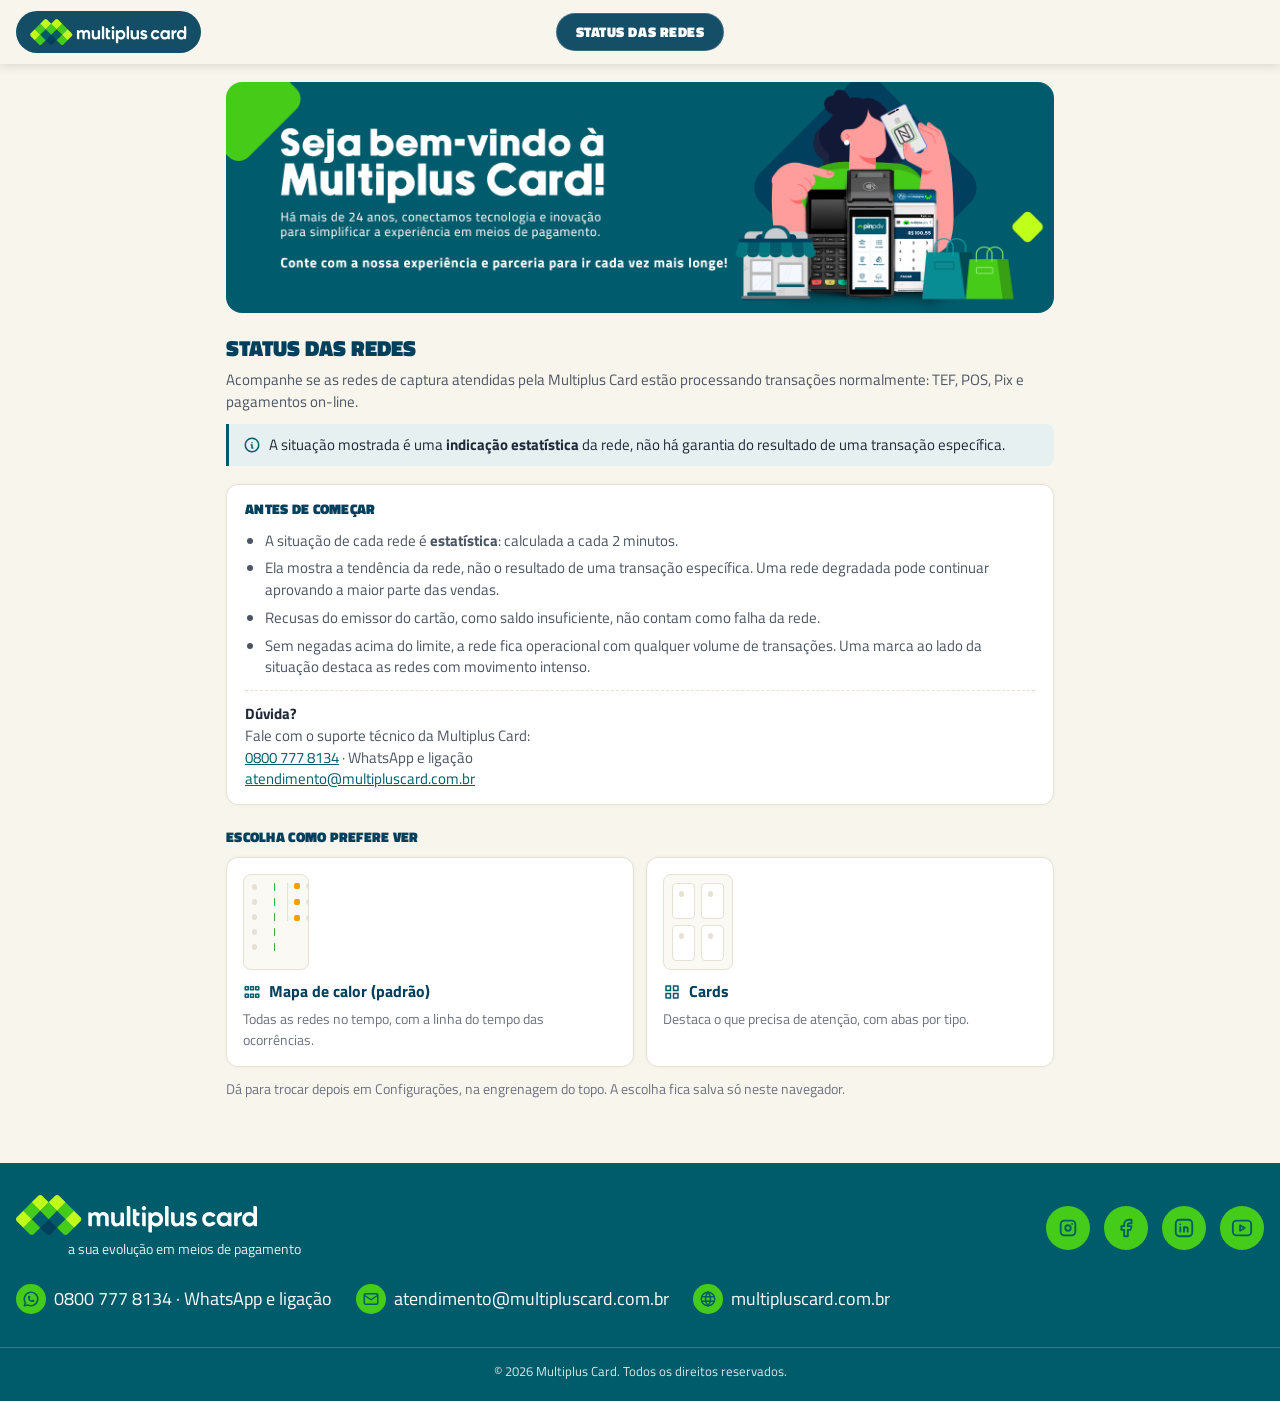
<file: index.html>
<!doctype html>
<html lang="pt-BR">
<head>
    <meta charset="utf-8">
    <!-- Google tag (gtag.js) -->
    <script async src="https://www.googletagmanager.com/gtag/js?id=G-RM7C435J7C"></script>
    <script>
        window.dataLayer = window.dataLayer || [];
        function gtag(){dataLayer.push(arguments);}
        gtag('js', new Date());
        gtag('config', 'G-RM7C435J7C');
    </script>
    <!-- Meta Pixel Code -->
    <script>
        !function(f,b,e,v,n,t,s)
        {if(f.fbq)return;n=f.fbq=function(){n.callMethod?
        n.callMethod.apply(n,arguments):n.queue.push(arguments)};
        if(!f._fbq)f._fbq=n;n.push=n;n.loaded=!0;n.version='2.0';
        n.queue=[];t=b.createElement(e);t.async=!0;
        t.src=v;s=b.getElementsByTagName(e)[0];
        s.parentNode.insertBefore(t,s)}(window, document,'script',
        'https://connect.facebook.net/en_US/fbevents.js');
        fbq('init', '1168477678339619');
        fbq('track', 'PageView');
    </script>
    <noscript><img height="1" width="1" style="display:none"
        src="https://www.facebook.com/tr?id=1168477678339619&ev=PageView&noscript=1"
    /></noscript>
    <!-- End Meta Pixel Code -->
    <meta name="viewport" content="width=device-width, initial-scale=1">
    <title>Status Multiplus Card</title>
    <meta name="description" content="Situação das redes de captura atendidas pela Multiplus Card.">
    <link rel="stylesheet" href="estilo.css">
</head>
<body class="com-chamada">
    <header class="faixa-marca">
        <div class="topo">
            <img class="logo" src="assets/img/logo.svg" alt="Multiplus Card">
            <div class="menu">
                <span class="nome">Status das redes</span>
                <button type="button" data-ajuda-botao></button>
            </div>
            <div class="direita">
                <span class="atualizacao" id="atualizacao" aria-live="polite"></span>
                <button class="botao botao-icone" data-atualizar-botao aria-label="Atualizar agora" title="Atualizar agora"></button>
                <button class="botao botao-icone" data-tema-botao></button>
                <a class="botao botao-icone" href="configuracao.html" data-config-botao aria-label="Configurações" title="Configurações"></a>
            </div>
        </div>
    </header>

    <!-- Chamada do topo (campanha): a arte inteira, com o texto, vem da imagem. Para trocar, substitua
         assets/anuncios/chamada-*.png (uma por faixa de tela, tamanhos no estilo.css, bloco "Chamada")
         e, se mudar o destino, o link e o aria-label aqui. -->
    <a class="chamada" href="https://www.multipluscard.com.br/" target="_blank" rel="noopener" aria-label="Conheça as soluções da Multiplus Card"></a>

    <main>
        <!-- Banner lateral: para trocar, substitua a imagem em assets/anuncios/ e o link. -->
        <div class="com-lateral">
            <div class="conteudo">
                <div id="aviso"></div>
                <div id="vista"></div>
            </div>
            <div class="coluna-anuncio" data-anuncio-lateral></div>
        </div>
        <template id="modelo-anuncio-lateral">
            <aside class="anuncio-lateral" aria-label="Publicidade">
                <a class="anuncio" href="https://www.multipluscard.com.br/" target="_blank" rel="noopener">
                    <img src="assets/anuncios/lateral.png" width="300" height="600" alt="Conheça as soluções da Multiplus Card">
                </a>
            </aside>
        </template>
    </main>

    <p class="nota-pagina">Verificação a cada 2 minutos a partir das transações processadas pela Multiplus Card.</p>

    <!-- Rodapé institucional: mesmo bloco no index.html, configuracao.html e inicio.html. Ao mudar link ou
         contato, mude nos três. Ícones no traço Tabler (MIT). -->
    <footer class="rodape-marca">
        <div class="rodape-marca-conteudo">
            <a class="rodape-logo" href="https://www.multipluscard.com.br/" target="_blank" rel="noopener">
                <img src="assets/img/logo.svg" width="218" height="36" alt="Multiplus Card">
                <span>a sua evolução em meios de pagamento</span>
            </a>
            <nav class="rodape-redes" aria-label="Redes sociais da Multiplus Card">
                <a href="https://www.instagram.com/multipluscardbrasil" target="_blank" rel="noopener" aria-label="Instagram" title="Instagram"><svg viewBox="0 0 24 24" width="22" height="22" fill="none" stroke="currentColor" stroke-width="2" stroke-linecap="round" stroke-linejoin="round" aria-hidden="true"><path d="M4 8a4 4 0 0 1 4 -4h8a4 4 0 0 1 4 4v8a4 4 0 0 1 -4 4h-8a4 4 0 0 1 -4 -4z"/><path d="M9 12a3 3 0 1 0 6 0a3 3 0 0 0 -6 0"/><path d="M16.5 7.5v.01"/></svg></a>
                <a href="https://www.facebook.com/MultiplusCardBrasil" target="_blank" rel="noopener" aria-label="Facebook" title="Facebook"><svg viewBox="0 0 24 24" width="22" height="22" fill="none" stroke="currentColor" stroke-width="2" stroke-linecap="round" stroke-linejoin="round" aria-hidden="true"><path d="M7 10v4h3v7h4v-7h3l1 -4h-4v-2a1 1 0 0 1 1 -1h3v-4h-3a5 5 0 0 0 -5 5v2h-3"/></svg></a>
                <a href="https://www.linkedin.com/company/multipluscardbrasil/" target="_blank" rel="noopener" aria-label="LinkedIn" title="LinkedIn"><svg viewBox="0 0 24 24" width="22" height="22" fill="none" stroke="currentColor" stroke-width="2" stroke-linecap="round" stroke-linejoin="round" aria-hidden="true"><path d="M8 11v5"/><path d="M8 8v.01"/><path d="M12 16v-5"/><path d="M16 16v-3a2 2 0 1 0 -4 0"/><path d="M3 7a4 4 0 0 1 4 -4h10a4 4 0 0 1 4 4v10a4 4 0 0 1 -4 4h-10a4 4 0 0 1 -4 -4z"/></svg></a>
                <a href="https://www.youtube.com/channel/UC6qUsYbWr3xnR7-C6k6Gfqw" target="_blank" rel="noopener" aria-label="YouTube" title="YouTube"><svg viewBox="0 0 24 24" width="22" height="22" fill="none" stroke="currentColor" stroke-width="2" stroke-linecap="round" stroke-linejoin="round" aria-hidden="true"><path d="M2 8a4 4 0 0 1 4 -4h12a4 4 0 0 1 4 4v8a4 4 0 0 1 -4 4h-12a4 4 0 0 1 -4 -4v-8z"/><path d="M10 9l5 3l-5 3z"/></svg></a>
            </nav>
            <ul class="rodape-contatos" aria-label="Contatos">
                <li><a href="tel:08007778134" aria-label="0800 777 8134, WhatsApp e ligação"><span class="rodape-icone"><svg viewBox="0 0 24 24" width="18" height="18" fill="none" stroke="currentColor" stroke-width="2" stroke-linecap="round" stroke-linejoin="round" aria-hidden="true"><path d="M3 21l1.65 -3.8a9 9 0 1 1 3.4 2.9l-5.05 .9"/><path d="M9 10a.5 .5 0 0 0 1 0v-1a.5 .5 0 0 0 -1 0v1a5 5 0 0 0 5 5h1a.5 .5 0 0 0 0 -1h-1a.5 .5 0 0 0 0 1"/></svg></span>0800 777 8134 · WhatsApp e ligação</a></li>
                <li><a href="mailto:atendimento@multipluscard.com.br"><span class="rodape-icone"><svg viewBox="0 0 24 24" width="18" height="18" fill="none" stroke="currentColor" stroke-width="2" stroke-linecap="round" stroke-linejoin="round" aria-hidden="true"><path d="M3 7a2 2 0 0 1 2 -2h14a2 2 0 0 1 2 2v10a2 2 0 0 1 -2 2h-14a2 2 0 0 1 -2 -2v-10z"/><path d="M3 7l9 6l9 -6"/></svg></span>atendimento@multipluscard.com.br</a></li>
                <li><a href="https://www.multipluscard.com.br/" target="_blank" rel="noopener"><span class="rodape-icone"><svg viewBox="0 0 24 24" width="18" height="18" fill="none" stroke="currentColor" stroke-width="2" stroke-linecap="round" stroke-linejoin="round" aria-hidden="true"><path d="M3 12a9 9 0 1 0 18 0a9 9 0 0 0 -18 0"/><path d="M3.6 9h16.8"/><path d="M3.6 15h16.8"/><path d="M11.5 3a17 17 0 0 0 0 18"/><path d="M12.5 3a17 17 0 0 1 0 18"/></svg></span>multipluscard.com.br</a></li>
            </ul>
        </div>
        <p class="rodape-copy">© <span data-ano>2026</span> Multiplus Card. Todos os direitos reservados.</p>
    </footer>

    <script src="config.js"></script>
    <script src="comum.js"></script>
    <script src="vistas.js"></script>
    <script src="app.js"></script>
</body>
</html>
</file>
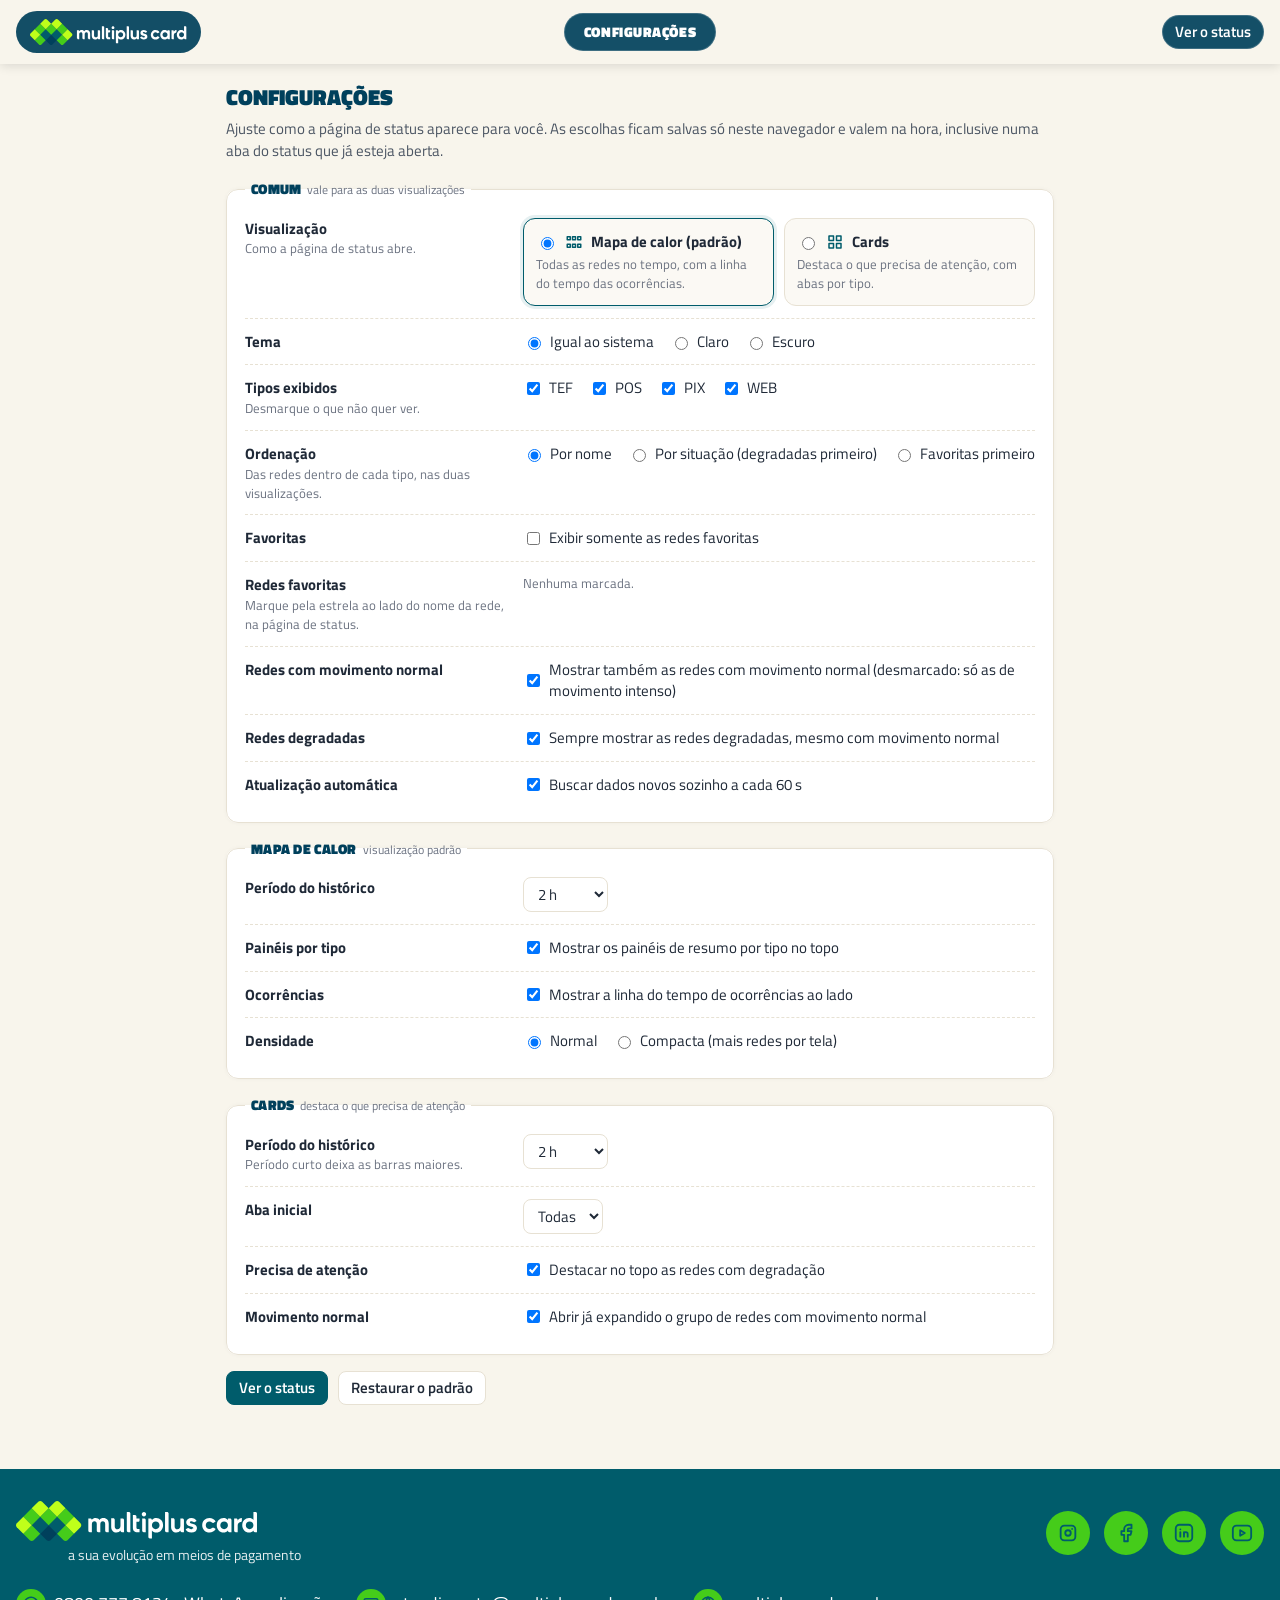
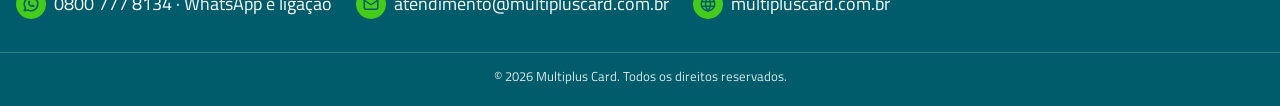
<file: configuracao.html>
<!doctype html>
<html lang="pt-BR">
<head>
    <meta charset="utf-8">
    <!-- Google tag (gtag.js) -->
    <script async src="https://www.googletagmanager.com/gtag/js?id=G-RM7C435J7C"></script>
    <script>
        window.dataLayer = window.dataLayer || [];
        function gtag(){dataLayer.push(arguments);}
        gtag('js', new Date());
        gtag('config', 'G-RM7C435J7C');
    </script>
    <!-- Meta Pixel Code -->
    <script>
        !function(f,b,e,v,n,t,s)
        {if(f.fbq)return;n=f.fbq=function(){n.callMethod?
        n.callMethod.apply(n,arguments):n.queue.push(arguments)};
        if(!f._fbq)f._fbq=n;n.push=n;n.loaded=!0;n.version='2.0';
        n.queue=[];t=b.createElement(e);t.async=!0;
        t.src=v;s=b.getElementsByTagName(e)[0];
        s.parentNode.insertBefore(t,s)}(window, document,'script',
        'https://connect.facebook.net/en_US/fbevents.js');
        fbq('init', '1168477678339619');
        fbq('track', 'PageView');
    </script>
    <noscript><img height="1" width="1" style="display:none"
        src="https://www.facebook.com/tr?id=1168477678339619&ev=PageView&noscript=1"
    /></noscript>
    <!-- End Meta Pixel Code -->
    <meta name="viewport" content="width=device-width, initial-scale=1">
    <title>Configurações · Status Multiplus Card</title>
    <meta name="description" content="Preferências de exibição da página de status, salvas neste navegador.">
    <link rel="stylesheet" href="estilo.css">
</head>
<body>
    <header class="faixa-marca">
        <div class="topo">
            <a href="index.html"><img class="logo" src="assets/img/logo.svg" alt="Multiplus Card — voltar ao status"></a>
            <div class="menu">
                <span class="nome">Configurações</span>
            </div>
            <div class="direita">
                <a class="botao" href="index.html">Ver o status</a>
            </div>
        </div>
    </header>

    <main class="config">
        <h1>Configurações</h1>
        <p class="sub">Ajuste como a página de status aparece para você. As escolhas ficam salvas só neste navegador e valem na hora, inclusive numa aba do status que já esteja aberta.</p>
        <form id="formulario" novalidate></form>
        <div class="rodape">
            <a class="botao botao-primario" href="index.html">Ver o status</a>
            <button class="botao" type="button" id="restaurar">Restaurar o padrão</button>
            <span class="salvo" id="salvo" role="status" aria-live="polite"></span>
        </div>
    </main>

    <!-- Rodapé institucional: mesmo bloco no index.html, configuracao.html e inicio.html. Ao mudar link ou
         contato, mude nos três. Ícones no traço Tabler (MIT). -->
    <footer class="rodape-marca">
        <div class="rodape-marca-conteudo">
            <a class="rodape-logo" href="https://www.multipluscard.com.br/" target="_blank" rel="noopener">
                <img src="assets/img/logo.svg" width="218" height="36" alt="Multiplus Card">
                <span>a sua evolução em meios de pagamento</span>
            </a>
            <nav class="rodape-redes" aria-label="Redes sociais da Multiplus Card">
                <a href="https://www.instagram.com/multipluscardbrasil" target="_blank" rel="noopener" aria-label="Instagram" title="Instagram"><svg viewBox="0 0 24 24" width="22" height="22" fill="none" stroke="currentColor" stroke-width="2" stroke-linecap="round" stroke-linejoin="round" aria-hidden="true"><path d="M4 8a4 4 0 0 1 4 -4h8a4 4 0 0 1 4 4v8a4 4 0 0 1 -4 4h-8a4 4 0 0 1 -4 -4z"/><path d="M9 12a3 3 0 1 0 6 0a3 3 0 0 0 -6 0"/><path d="M16.5 7.5v.01"/></svg></a>
                <a href="https://www.facebook.com/MultiplusCardBrasil" target="_blank" rel="noopener" aria-label="Facebook" title="Facebook"><svg viewBox="0 0 24 24" width="22" height="22" fill="none" stroke="currentColor" stroke-width="2" stroke-linecap="round" stroke-linejoin="round" aria-hidden="true"><path d="M7 10v4h3v7h4v-7h3l1 -4h-4v-2a1 1 0 0 1 1 -1h3v-4h-3a5 5 0 0 0 -5 5v2h-3"/></svg></a>
                <a href="https://www.linkedin.com/company/multipluscardbrasil/" target="_blank" rel="noopener" aria-label="LinkedIn" title="LinkedIn"><svg viewBox="0 0 24 24" width="22" height="22" fill="none" stroke="currentColor" stroke-width="2" stroke-linecap="round" stroke-linejoin="round" aria-hidden="true"><path d="M8 11v5"/><path d="M8 8v.01"/><path d="M12 16v-5"/><path d="M16 16v-3a2 2 0 1 0 -4 0"/><path d="M3 7a4 4 0 0 1 4 -4h10a4 4 0 0 1 4 4v10a4 4 0 0 1 -4 4h-10a4 4 0 0 1 -4 -4z"/></svg></a>
                <a href="https://www.youtube.com/channel/UC6qUsYbWr3xnR7-C6k6Gfqw" target="_blank" rel="noopener" aria-label="YouTube" title="YouTube"><svg viewBox="0 0 24 24" width="22" height="22" fill="none" stroke="currentColor" stroke-width="2" stroke-linecap="round" stroke-linejoin="round" aria-hidden="true"><path d="M2 8a4 4 0 0 1 4 -4h12a4 4 0 0 1 4 4v8a4 4 0 0 1 -4 4h-12a4 4 0 0 1 -4 -4v-8z"/><path d="M10 9l5 3l-5 3z"/></svg></a>
            </nav>
            <ul class="rodape-contatos" aria-label="Contatos">
                <li><a href="tel:08007778134" aria-label="0800 777 8134, WhatsApp e ligação"><span class="rodape-icone"><svg viewBox="0 0 24 24" width="18" height="18" fill="none" stroke="currentColor" stroke-width="2" stroke-linecap="round" stroke-linejoin="round" aria-hidden="true"><path d="M3 21l1.65 -3.8a9 9 0 1 1 3.4 2.9l-5.05 .9"/><path d="M9 10a.5 .5 0 0 0 1 0v-1a.5 .5 0 0 0 -1 0v1a5 5 0 0 0 5 5h1a.5 .5 0 0 0 0 -1h-1a.5 .5 0 0 0 0 1"/></svg></span>0800 777 8134 · WhatsApp e ligação</a></li>
                <li><a href="mailto:atendimento@multipluscard.com.br"><span class="rodape-icone"><svg viewBox="0 0 24 24" width="18" height="18" fill="none" stroke="currentColor" stroke-width="2" stroke-linecap="round" stroke-linejoin="round" aria-hidden="true"><path d="M3 7a2 2 0 0 1 2 -2h14a2 2 0 0 1 2 2v10a2 2 0 0 1 -2 2h-14a2 2 0 0 1 -2 -2v-10z"/><path d="M3 7l9 6l9 -6"/></svg></span>atendimento@multipluscard.com.br</a></li>
                <li><a href="https://www.multipluscard.com.br/" target="_blank" rel="noopener"><span class="rodape-icone"><svg viewBox="0 0 24 24" width="18" height="18" fill="none" stroke="currentColor" stroke-width="2" stroke-linecap="round" stroke-linejoin="round" aria-hidden="true"><path d="M3 12a9 9 0 1 0 18 0a9 9 0 0 0 -18 0"/><path d="M3.6 9h16.8"/><path d="M3.6 15h16.8"/><path d="M11.5 3a17 17 0 0 0 0 18"/><path d="M12.5 3a17 17 0 0 1 0 18"/></svg></span>multipluscard.com.br</a></li>
            </ul>
        </div>
        <p class="rodape-copy">© <span data-ano>2026</span> Multiplus Card. Todos os direitos reservados.</p>
    </footer>

    <script src="config.js"></script>
    <script src="comum.js"></script>
    <script src="configuracao.js"></script>
</body>
</html>
</file>
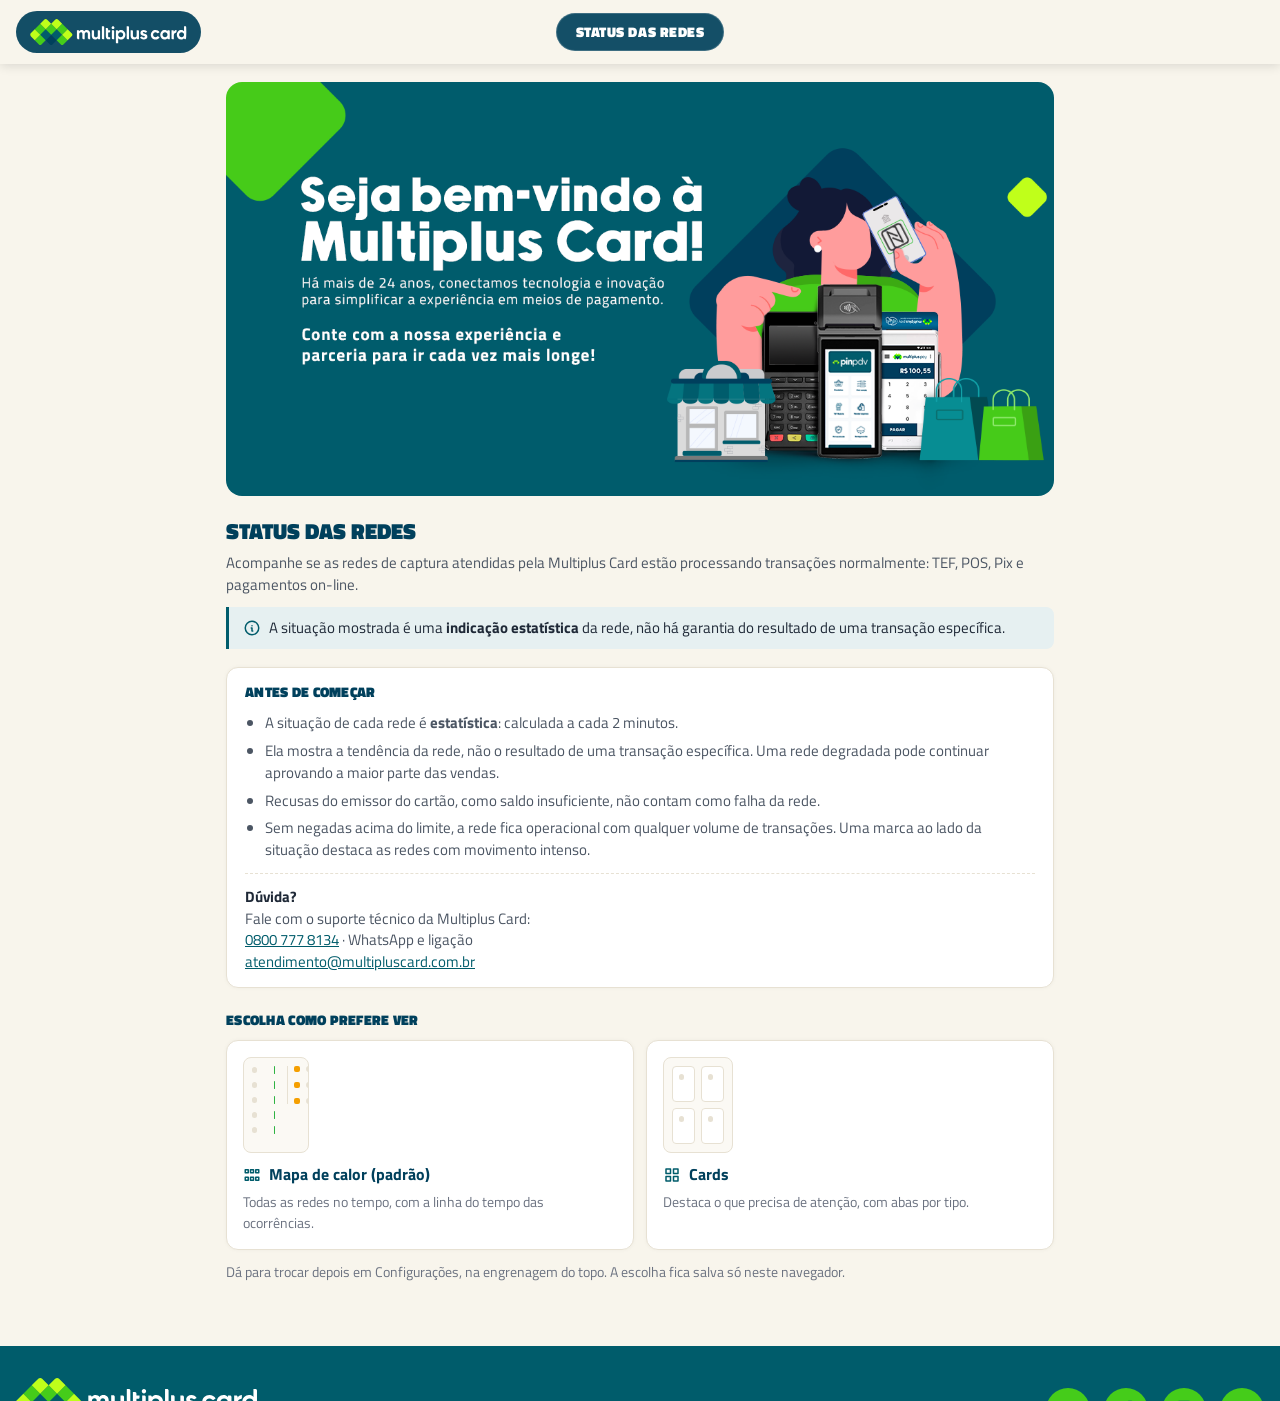
<file: inicio.html>
<!doctype html>
<html lang="pt-BR">
<head>
    <meta charset="utf-8">
    <!-- Google tag (gtag.js) -->
    <script async src="https://www.googletagmanager.com/gtag/js?id=G-RM7C435J7C"></script>
    <script>
        window.dataLayer = window.dataLayer || [];
        function gtag(){dataLayer.push(arguments);}
        gtag('js', new Date());
        gtag('config', 'G-RM7C435J7C');
    </script>
    <!-- Meta Pixel Code -->
    <script>
        !function(f,b,e,v,n,t,s)
        {if(f.fbq)return;n=f.fbq=function(){n.callMethod?
        n.callMethod.apply(n,arguments):n.queue.push(arguments)};
        if(!f._fbq)f._fbq=n;n.push=n;n.loaded=!0;n.version='2.0';
        n.queue=[];t=b.createElement(e);t.async=!0;
        t.src=v;s=b.getElementsByTagName(e)[0];
        s.parentNode.insertBefore(t,s)}(window, document,'script',
        'https://connect.facebook.net/en_US/fbevents.js');
        fbq('init', '1168477678339619');
        fbq('track', 'PageView');
    </script>
    <noscript><img height="1" width="1" style="display:none"
        src="https://www.facebook.com/tr?id=1168477678339619&ev=PageView&noscript=1"
    /></noscript>
    <!-- End Meta Pixel Code -->
    <meta name="viewport" content="width=device-width, initial-scale=1">
    <title>Início · Status Multiplus Card</title>
    <meta name="description" content="Como ler a página de status das redes de captura da Multiplus Card.">
    <link rel="stylesheet" href="estilo.css">
</head>
<body>
    <header class="faixa-marca">
        <div class="topo">
            <img class="logo" src="assets/img/logo.svg" alt="Multiplus Card">
            <div class="menu">
                <span class="nome">Status das redes</span>
            </div>
            <div class="direita"></div>
        </div>
    </header>

    <main class="inicio">
        <!-- Banner de boas-vindas: a arte inteira vem do marketing, com o texto desenhado nela (sem corte, sem nada por cima).
             Uma imagem por faixa de tela, mesmo nome ao trocar: boas-vindas.png (1720 x 480, telas de 641 px ou mais)
             e boas-vindas-celular.png (1200 x 600, até 640 px). A área inteira leva ao site. -->
        <a class="banner-boas-vindas" href="https://www.multipluscard.com.br/" target="_blank" rel="noopener">
            <picture>
                <source media="(max-width: 640px)" srcset="assets/anuncios/boas-vindas-celular.png">
                <img src="assets/anuncios/boas-vindas.png" width="1720" height="480" alt="Boas-vindas. Você já conhece a Multiplus Card? Há mais de 24 anos conectamos tecnologia e meios de pagamento. Conheça a Multiplus Card">
            </picture>
        </a>

        <h1>Status das redes</h1>
        <p class="sub">Acompanhe se as redes de captura atendidas pela Multiplus Card estão processando transações normalmente: TEF, POS, Pix e pagamentos on-line.</p>
        <p class="aviso-estatistico"><svg viewBox="0 0 24 24" width="18" height="18" fill="none" stroke="currentColor" stroke-width="2" stroke-linecap="round" stroke-linejoin="round" aria-hidden="true"><path d="M3 12a9 9 0 1 0 18 0a9 9 0 0 0 -18 0"/><path d="M12 9h.01"/><path d="M11 12h1v4h1"/></svg>
            <span>A situação mostrada é uma <b>indicação estatística</b> da rede, não há garantia do resultado de uma transação específica.</span></p>

        <section class="quadro-aviso" aria-labelledby="antes">
            <h2 id="antes">Antes de começar</h2>
            <ul>
                <li>A situação de cada rede é <b>estatística</b>: calculada a cada 2 minutos.</li>
                <li>Ela mostra a tendência da rede, não o resultado de uma transação específica. Uma rede degradada pode continuar aprovando a maior parte das vendas.</li>
                <li>Recusas do emissor do cartão, como saldo insuficiente, não contam como falha da rede.</li>
                <li>Sem negadas acima do limite, a rede fica operacional com qualquer volume de transações. Uma marca ao lado da situação destaca as redes com movimento intenso.</li>
            </ul>
            <p class="contato"><b>Dúvida?</b> Fale com o suporte técnico da Multiplus Card:<br>
                <a href="tel:08007778134">0800 777 8134</a> · WhatsApp e ligação<br>
                <a href="mailto:atendimento@multipluscard.com.br">atendimento@multipluscard.com.br</a></p>
        </section>

        <section aria-labelledby="escolha">
            <h2 id="escolha">Escolha como prefere ver</h2>
            <div class="escolha" id="opcoes"></div>
            <p class="nota">Dá para trocar depois em Configurações, na engrenagem do topo. A escolha fica salva só neste navegador.</p>
        </section>
    </main>

    <!-- Rodapé institucional: mesmo bloco no index.html, configuracao.html e inicio.html. Ao mudar link ou
         contato, mude nos três. Ícones no traço Tabler (MIT). -->
    <footer class="rodape-marca">
        <div class="rodape-marca-conteudo">
            <a class="rodape-logo" href="https://www.multipluscard.com.br/" target="_blank" rel="noopener">
                <img src="assets/img/logo.svg" width="218" height="36" alt="Multiplus Card">
                <span>a sua evolução em meios de pagamento</span>
            </a>
            <nav class="rodape-redes" aria-label="Redes sociais da Multiplus Card">
                <a href="https://www.instagram.com/multipluscardbrasil" target="_blank" rel="noopener" aria-label="Instagram" title="Instagram"><svg viewBox="0 0 24 24" width="22" height="22" fill="none" stroke="currentColor" stroke-width="2" stroke-linecap="round" stroke-linejoin="round" aria-hidden="true"><path d="M4 8a4 4 0 0 1 4 -4h8a4 4 0 0 1 4 4v8a4 4 0 0 1 -4 4h-8a4 4 0 0 1 -4 -4z"/><path d="M9 12a3 3 0 1 0 6 0a3 3 0 0 0 -6 0"/><path d="M16.5 7.5v.01"/></svg></a>
                <a href="https://www.facebook.com/MultiplusCardBrasil" target="_blank" rel="noopener" aria-label="Facebook" title="Facebook"><svg viewBox="0 0 24 24" width="22" height="22" fill="none" stroke="currentColor" stroke-width="2" stroke-linecap="round" stroke-linejoin="round" aria-hidden="true"><path d="M7 10v4h3v7h4v-7h3l1 -4h-4v-2a1 1 0 0 1 1 -1h3v-4h-3a5 5 0 0 0 -5 5v2h-3"/></svg></a>
                <a href="https://www.linkedin.com/company/multipluscardbrasil/" target="_blank" rel="noopener" aria-label="LinkedIn" title="LinkedIn"><svg viewBox="0 0 24 24" width="22" height="22" fill="none" stroke="currentColor" stroke-width="2" stroke-linecap="round" stroke-linejoin="round" aria-hidden="true"><path d="M8 11v5"/><path d="M8 8v.01"/><path d="M12 16v-5"/><path d="M16 16v-3a2 2 0 1 0 -4 0"/><path d="M3 7a4 4 0 0 1 4 -4h10a4 4 0 0 1 4 4v10a4 4 0 0 1 -4 4h-10a4 4 0 0 1 -4 -4z"/></svg></a>
                <a href="https://www.youtube.com/channel/UC6qUsYbWr3xnR7-C6k6Gfqw" target="_blank" rel="noopener" aria-label="YouTube" title="YouTube"><svg viewBox="0 0 24 24" width="22" height="22" fill="none" stroke="currentColor" stroke-width="2" stroke-linecap="round" stroke-linejoin="round" aria-hidden="true"><path d="M2 8a4 4 0 0 1 4 -4h12a4 4 0 0 1 4 4v8a4 4 0 0 1 -4 4h-12a4 4 0 0 1 -4 -4v-8z"/><path d="M10 9l5 3l-5 3z"/></svg></a>
            </nav>
            <ul class="rodape-contatos" aria-label="Contatos">
                <li><a href="tel:08007778134" aria-label="0800 777 8134, WhatsApp e ligação"><span class="rodape-icone"><svg viewBox="0 0 24 24" width="18" height="18" fill="none" stroke="currentColor" stroke-width="2" stroke-linecap="round" stroke-linejoin="round" aria-hidden="true"><path d="M3 21l1.65 -3.8a9 9 0 1 1 3.4 2.9l-5.05 .9"/><path d="M9 10a.5 .5 0 0 0 1 0v-1a.5 .5 0 0 0 -1 0v1a5 5 0 0 0 5 5h1a.5 .5 0 0 0 0 -1h-1a.5 .5 0 0 0 0 1"/></svg></span>0800 777 8134 · WhatsApp e ligação</a></li>
                <li><a href="mailto:atendimento@multipluscard.com.br"><span class="rodape-icone"><svg viewBox="0 0 24 24" width="18" height="18" fill="none" stroke="currentColor" stroke-width="2" stroke-linecap="round" stroke-linejoin="round" aria-hidden="true"><path d="M3 7a2 2 0 0 1 2 -2h14a2 2 0 0 1 2 2v10a2 2 0 0 1 -2 2h-14a2 2 0 0 1 -2 -2v-10z"/><path d="M3 7l9 6l9 -6"/></svg></span>atendimento@multipluscard.com.br</a></li>
                <li><a href="https://www.multipluscard.com.br/" target="_blank" rel="noopener"><span class="rodape-icone"><svg viewBox="0 0 24 24" width="18" height="18" fill="none" stroke="currentColor" stroke-width="2" stroke-linecap="round" stroke-linejoin="round" aria-hidden="true"><path d="M3 12a9 9 0 1 0 18 0a9 9 0 0 0 -18 0"/><path d="M3.6 9h16.8"/><path d="M3.6 15h16.8"/><path d="M11.5 3a17 17 0 0 0 0 18"/><path d="M12.5 3a17 17 0 0 1 0 18"/></svg></span>multipluscard.com.br</a></li>
            </ul>
        </div>
        <p class="rodape-copy">© <span data-ano>2026</span> Multiplus Card. Todos os direitos reservados.</p>
    </footer>

    <script src="config.js"></script>
    <script src="comum.js"></script>
    <script src="inicio.js"></script>
</body>
</html>
</file>
<file: estilo.css>
/* Identidade visual Multiplus Card. */

@font-face { font-family: "Titillium Web"; font-weight: 400; font-display: swap; src: url("assets/fonts/titillium-web-latin-400.woff2") format("woff2"); }
@font-face { font-family: "Titillium Web"; font-weight: 600; font-display: swap; src: url("assets/fonts/titillium-web-latin-600.woff2") format("woff2"); }
@font-face { font-family: "Titillium Web"; font-weight: 700; font-display: swap; src: url("assets/fonts/titillium-web-latin-700.woff2") format("woff2"); }
@font-face { font-family: "Titillium Web"; font-weight: 900; font-display: swap; src: url("assets/fonts/titillium-web-latin-900.woff2") format("woff2"); }

:root {
    color-scheme: light;
    --mc-petroleo: #005c6b;
    --mc-petroleo-escuro: #004a57;
    --mc-marinho: #00405c;
    --mc-limao: #c0ff1a;          /* só sobre o marinho: em fundo claro reprova no contraste */

    --fundo: #f8f5ec;
    --superficie: #ffffff;
    --superficie-2: #fbf9f4;
    --borda: #e7e1d3;
    --texto: #1f2937;
    --texto-2: #4b5563;
    --texto-mudo: #6b7280;
    --titulo: #00405c;
    --link: #005c6b;
    --destaque-fundo: #e6f0f1;

    --status-ok: #2fb344;
    --status-ok-claro: #a3dcac; /* operacional com movimento normal */
    --status-alerta-claro: #fbd38d; /* degradado com movimento normal */
    --status-alerta: #f59f00;
    --status-critico: #d63939;
    --status-neutro: #a8a29e;
    --status-vazio: #ece6d8;
    --ok-fundo: rgba(47, 179, 68, 0.12);
    --ok-texto: #1d7a2c;
    --alerta-fundo: rgba(245, 159, 0, 0.14);
    --alerta-texto: #8a5a00;
    --critico-fundo: rgba(214, 57, 57, 0.10);
    --critico-texto: #a61f1f;
    --neutro-fundo: rgba(107, 114, 128, 0.12);
    --neutro-texto: #4b5563;

    --raio: 8px;
    --raio-lg: 12px;
    --sombra: 0 0 4px rgba(31, 41, 55, 0.04);
    --sombra-flutuante: 0 0.5rem 1.5rem rgba(0, 0, 0, 0.18);
    --esqueleto: linear-gradient(90deg, #efe9dc 0%, #f7f3ea 50%, #efe9dc 100%);
}

@media (prefers-color-scheme: dark) {
    :root:not([data-theme="light"]) {
        color-scheme: dark;
        --fundo: #002a3d; --superficie: #00364f; --superficie-2: #003047; --borda: #0d4a66;
        --texto: #eef2f3; --texto-2: #c4d3d9; --texto-mudo: #9db4bf; --titulo: #f8f5ec; --link: #4fb3c1;
        --destaque-fundo: rgba(79, 179, 193, 0.14);
        --status-neutro: #5f7d8a; --status-vazio: #0d4a66; --status-ok-claro: #3f8a5c; --status-alerta-claro: #9c6b1c;
        --ok-texto: #6fdc80; --alerta-texto: #ffc94d; --critico-texto: #ff8a8a;
        --neutro-texto: #c4d3d9; --neutro-fundo: rgba(157, 180, 191, 0.14);
        --sombra: 0 0 4px rgba(0, 0, 0, 0.25);
        --esqueleto: linear-gradient(90deg, #003047 0%, #0d4a66 50%, #003047 100%);
    }
}

:root[data-theme="dark"] {
    color-scheme: dark;
    --fundo: #002a3d; --superficie: #00364f; --superficie-2: #003047; --borda: #0d4a66;
    --texto: #eef2f3; --texto-2: #c4d3d9; --texto-mudo: #9db4bf; --titulo: #f8f5ec; --link: #4fb3c1;
    --destaque-fundo: rgba(79, 179, 193, 0.14);
    --status-neutro: #5f7d8a; --status-vazio: #0d4a66; --status-ok-claro: #3f8a5c; --status-alerta-claro: #9c6b1c;
    --ok-texto: #6fdc80; --alerta-texto: #ffc94d; --critico-texto: #ff8a8a;
    --neutro-texto: #c4d3d9; --neutro-fundo: rgba(157, 180, 191, 0.14);
    --sombra: 0 0 4px rgba(0, 0, 0, 0.25);
    --esqueleto: linear-gradient(90deg, #003047 0%, #0d4a66 50%, #003047 100%);
}

* { box-sizing: border-box; }
[hidden] { display: none !important; }
svg[viewBox] { flex-shrink: 0; }
/* Altura do menu flutuante: o que gruda no alto (filtros, abas, banner lateral) gruda abaixo dela. */
/* --sobreposicao: quanto do primeiro bloco do status fica sobre a parte de baixo da chamada do topo. */
:root { --altura-menu: 64px; --sobreposicao: 150px; }
@media (max-width: 760px) { :root { --altura-menu: 100px; } }
@media (min-width: 1024px) { :root { --sobreposicao: 100px; } }
@media (max-width: 640px) { :root { --sobreposicao: 80px; } }
html { scroll-padding-top: calc(var(--altura-menu) + 90px); }

body {
    margin: 0;
    min-height: 100vh; /* com o top: 100vh do .rodape-marca, deixa o rodapé no pé da janela em página curta */
    background: var(--fundo);
    color: var(--texto);
    font-family: "Titillium Web", "Segoe UI", sans-serif;
    font-size: 15px;
    line-height: 1.45;
}

a { color: var(--link); }
button { font: inherit; color: inherit; }

.rotulo-grupo { font-size: 0.6875rem; font-weight: 700; text-transform: uppercase; letter-spacing: 0.06em; color: var(--texto-mudo); }
.visualmente-oculto { position: absolute; width: 1px; height: 1px; overflow: hidden; clip: rect(0 0 0 0); white-space: nowrap; }

/* ===== Barra superior (menu flutuante) ===== */
/* Menu flutuante: preso no alto em todas as páginas. Cada item tem o próprio fundo azul (barra no centro,
   bolinhas à direita). Sobre a foto da chamada do topo a faixa é transparente; fora dela (página rolada,
   html.rolado do comum.js, ou página sem a chamada) ganha a cor da página com sombra, e o logo branco
   ganha fundo azul. Formato arredondado (pílula/círculo) só aqui, a pedido do marketing. */
.faixa-marca { position: sticky; top: 0; z-index: 30; height: var(--altura-menu); color: #fff; transition: background-color .2s, box-shadow .2s; }
html.rolado .faixa-marca, body:not(.com-chamada) .faixa-marca { background: var(--fundo); box-shadow: 0 2px 10px rgba(0, 0, 0, .12); }
.topo { display: grid; grid-template-columns: 1fr auto 1fr; grid-template-areas: "logo menu direita"; align-items: center; gap: 14px; height: 100%; max-width: 1320px; margin: 0 auto; padding: 0 16px; }
.topo > :first-child { grid-area: logo; justify-self: start; display: block; box-sizing: content-box; padding: 8px 14px; border-radius: 999px; transition: background-color .2s; }
html.rolado .topo > :first-child, body:not(.com-chamada) .topo > :first-child { background: rgba(0, 64, 92, .92); }
.topo .logo { height: 26px; display: block; }
.topo .menu { grid-area: menu; }
.topo .direita { grid-area: direita; justify-self: end; display: flex; align-items: center; gap: 8px; }
.menu, .topo .atualizacao:not(:empty), .topo .botao { background: rgba(0, 64, 92, .92); border: 1px solid rgba(255, 255, 255, .18); border-radius: 999px; color: #fff; }
.menu { display: inline-flex; align-items: center; padding: 3px; }
.menu > * { display: inline-flex; align-items: center; gap: 6px; padding: 5px 16px; border: 0; border-left: 1px solid rgba(255, 255, 255, .25); background: none; color: #fff; font: inherit; font-weight: 700; }
.menu > :first-child { border-left: 0; }
.menu .nome { text-transform: uppercase; font-weight: 900; letter-spacing: .04em; font-size: 14px; }
.menu button { cursor: pointer; }
.menu button svg { width: 16px; height: 16px; }
.menu button:hover { color: var(--mc-limao); }
.menu button:focus-visible { outline: 2px solid var(--mc-limao); outline-offset: -2px; border-radius: 999px; }
.topo .atualizacao { padding: 6px 12px; font-size: 13px; color: rgba(255, 255, 255, .9); white-space: nowrap; }
.topo .botao { text-decoration: none; }
.topo .botao:hover { border-color: var(--mc-limao); }
.topo .botao-icone { justify-content: center; width: 36px; height: 36px; min-height: 0; padding: 0; }

main { max-width: 1320px; margin: 0 auto; padding: 18px 16px 32px; }

/* ===== Espaços de anúncio (chamada do topo + banner lateral) ===== */
/* Chamada: largura total, do topo da página (atrás do menu) até o fim do primeiro bloco do status, que fica
   sobre a parte de baixo dela (--sobreposicao). Rola com a página. Uma imagem por faixa de tela:
     faixa             largura da tela   imagem (px)   área segura no centro (px)
     monitor grande    1440 ou mais      1920 × 560    1440 × 396
     notebook          1024 a 1439       1440 × 520    1024 × 356
     tablet            641 a 1023        1024 × 500     640 × 250
     celular           até 640            640 × 480     360 × 300
   Área segura = o que nunca é cortado nem fica embaixo do menu ou dos cards do status.
   A arte vem pronta na imagem (texto incluso): a chamada inteira é um link, sem texto nem camada por cima. */
.chamada {
    --chamada-imagem: url("assets/anuncios/chamada-grande.png");
    --chamada-altura: 560px;
    display: block;
    height: var(--chamada-altura);
    margin-top: calc(-1 * var(--altura-menu));
    background: var(--mc-marinho) var(--chamada-imagem) center / cover no-repeat;
}
.chamada:focus-visible { outline: 3px solid var(--mc-limao); outline-offset: -3px; }
@media (max-width: 1439px) { .chamada { --chamada-imagem: url("assets/anuncios/chamada-notebook.png"); --chamada-altura: 520px; } }
@media (max-width: 1023px) { .chamada { --chamada-imagem: url("assets/anuncios/chamada-tablet.png"); --chamada-altura: 500px; } }
@media (max-width: 640px) { .chamada { --chamada-imagem: url("assets/anuncios/chamada-celular.png"); --chamada-altura: 480px; } }
.chamada + main { position: relative; margin-top: calc(-1 * var(--sobreposicao)); }
/* Só o primeiro bloco de cada vista fica sobre a chamada (os filtros logo abaixo têm o fundo da página). */
@media (min-width: 641px) {
    body[data-vista="cards"] { --sobreposicao: 80px; }
}

.anuncio { display: block; border-radius: var(--raio-lg); overflow: hidden; }
.anuncio img { display: block; width: 100%; height: auto; }
.anuncio:focus-visible { outline: 2px solid var(--link); outline-offset: 2px; }
/* Banner lateral 300 × 600, preso na tela abaixo do menu ao rolar. Aparece a partir de 1024 px de largura.
   Cards: coluna própria da página. Mapa: na coluna das ocorrências (vistas.js), e a coluna da página some. */
.com-lateral { display: grid; grid-template-columns: minmax(0, 1fr) 300px; gap: 16px; align-items: start; }
.com-lateral .conteudo { min-width: 0; }
body[data-vista="mapa"] .com-lateral { grid-template-columns: minmax(0, 1fr); }
body[data-vista="mapa"] .coluna-anuncio { display: none; }
.coluna-anuncio { align-self: stretch; }
.anuncio-lateral { position: sticky; top: calc(var(--altura-menu) + 16px); }
.anuncio-lateral img { max-height: calc(100vh - var(--altura-menu) - 32px); width: auto; max-width: 100%; margin: 0 auto; }
@media (max-width: 1023px) {
    .com-lateral { grid-template-columns: minmax(0, 1fr); }
    .coluna-anuncio, .anuncio-lateral { display: none; }
}
.nota-pagina { max-width: 1320px; margin: 0 auto; padding: 0 16px 24px; color: var(--texto-mudo); font-size: 13px; }

/* ===== Rodapé institucional (arte do marketing): faixa petróleo em todas as páginas, nos dois temas ===== */
.rodape-marca { position: sticky; top: 100vh; margin-top: 32px; background: var(--mc-petroleo); color: #fff; }
.rodape-marca-conteudo { display: flex; flex-wrap: wrap; align-items: center; justify-content: space-between; gap: 24px 40px; max-width: 1320px; margin: 0 auto; padding: 32px 16px; }
.rodape-marca a { color: #fff; text-decoration: none; }
.rodape-marca a:focus-visible { outline: 2px solid var(--mc-limao); outline-offset: 3px; border-radius: var(--raio); }
.rodape-logo { display: flex; flex-direction: column; align-items: flex-start; gap: 4px; }
.rodape-logo img { height: 40px; width: auto; display: block; }
.rodape-logo span { padding-left: 52px; font-size: 14px; color: rgba(255, 255, 255, .9); }
.rodape-redes { display: flex; gap: 14px; }
.rodape-redes a { display: inline-flex; align-items: center; justify-content: center; width: 44px; height: 44px; border-radius: 50%; background: #45cc1a; color: var(--mc-petroleo); transition: background-color .2s; }
.rodape-redes a:hover { background: var(--mc-limao); }
.rodape-contatos { display: flex; flex-wrap: wrap; gap: 12px 24px; margin: 0; padding: 0; list-style: none; font-size: 18px; }
.rodape-contatos a { display: inline-flex; align-items: center; gap: 8px; white-space: nowrap; }
.rodape-contatos a:hover { text-decoration: underline; text-decoration-color: var(--mc-limao); }
.rodape-copy { max-width: 1320px; margin: 0 auto; padding: 14px 16px 20px; border-top: 1px solid rgba(255, 255, 255, .2); font-size: 13px; color: rgba(255, 255, 255, .85); text-align: center; }
.rodape-icone { display: inline-flex; align-items: center; justify-content: center; width: 30px; height: 30px; border-radius: 50%; background: #45cc1a; color: var(--mc-petroleo); }
@media (max-width: 767px) {
    .rodape-marca-conteudo { flex-direction: column; text-align: center; }
    .rodape-logo { align-items: center; }
    .rodape-logo span { padding-left: 0; }
    .rodape-contatos { flex-direction: column; align-items: center; font-size: 16px; }
}

/* ===== Componentes ===== */
.selo { display: inline-flex; align-items: center; gap: 6px; padding: 2px 8px 2px 6px; border-radius: var(--raio); font-size: 13px; font-weight: 600; white-space: nowrap; line-height: 1.5; }
.selo svg { width: 14px; height: 14px; flex: none; }
.selo-operacional { background: var(--ok-fundo); color: var(--ok-texto); }
.selo-degradado { background: var(--alerta-fundo); color: var(--alerta-texto); }
.selo-neutro { background: var(--neutro-fundo); color: var(--neutro-texto); }
/* Situação atual: selo + marca discreta de movimento intenso (não muda a situação). */
.situacao-atual { display: inline-flex; align-items: center; gap: 4px; justify-self: start; }
/* Largura mínima do selo = a de "Operacional": as marcas ao lado ficam alinhadas na coluna. */
.situacao-atual > .selo { min-width: 7.8em; }
.marca-secundaria { display: inline-flex; align-items: center; justify-content: center; width: 22px; height: 22px; border-radius: var(--raio); background: var(--neutro-fundo); flex: none; }
.marca-secundaria svg { width: 14px; height: 14px; }
.marca-intenso { color: var(--ok-texto); background: var(--ok-fundo); }

.botao { display: inline-flex; align-items: center; gap: 6px; min-height: 34px; padding: 4px 12px; border-radius: var(--raio); border: 1px solid var(--borda); background: var(--superficie); color: var(--texto); font-weight: 600; cursor: pointer; }
.botao:hover { border-color: var(--link); }
.botao svg { width: 16px; height: 16px; }
.botao-primario { background: var(--mc-petroleo); border-color: var(--mc-petroleo); color: #fff; }
.botao-primario:hover { background: var(--mc-petroleo-escuro); }
.botao-icone { padding: 4px 8px; }
.botao:focus-visible, .campo:focus-visible, [tabindex]:focus-visible, a:focus-visible { outline: 2px solid var(--link); outline-offset: 2px; }

.campo { min-height: 34px; padding: 4px 10px; border-radius: var(--raio); border: 1px solid var(--borda); background: var(--superficie); color: var(--texto); font: inherit; }
.busca { position: relative; }
.busca svg { position: absolute; left: 9px; top: 9px; width: 16px; height: 16px; color: var(--texto-mudo); pointer-events: none; }
.busca input { padding-left: 32px; }

.segmentado { display: inline-flex; border: 1px solid var(--borda); border-radius: var(--raio); overflow: hidden; background: var(--superficie); }
.segmentado button { border: 0; background: transparent; padding: 5px 12px; font-weight: 600; cursor: pointer; color: var(--texto-2); border-right: 1px solid var(--borda); }
.segmentado button:last-child { border-right: 0; }
.segmentado button[aria-pressed="true"] { background: var(--destaque-fundo); color: var(--link); }
.segmentado .contagem { font-weight: 400; color: var(--texto-mudo); margin-left: 4px; }

.esqueleto { background: var(--esqueleto); background-size: 200% 100%; animation: brilho 1.4s ease-in-out infinite; border-radius: var(--raio); }
@keyframes brilho { from { background-position: 200% 0; } to { background-position: -200% 0; } }
@media (prefers-reduced-motion: reduce) { .esqueleto { animation: none; } }

.aviso { display: flex; gap: 12px; align-items: flex-start; padding: 12px 16px; border-radius: var(--raio-lg); border: 1px solid var(--borda); margin-bottom: 14px; }
.aviso svg { width: 20px; height: 20px; flex: none; margin-top: 1px; }
/* Fundo translúcido sobre a superfície: o aviso pode ficar sobre a imagem da chamada do topo. */
.aviso-alerta { background: linear-gradient(var(--alerta-fundo), var(--alerta-fundo)), var(--superficie); }
.aviso-erro { background: linear-gradient(var(--critico-fundo), var(--critico-fundo)), var(--superficie); }
.aviso b { display: block; }

.dica { position: fixed; z-index: 50; max-width: 280px; padding: 8px 10px; border-radius: var(--raio); background: var(--mc-marinho); color: #fff; font-size: 13px; box-shadow: var(--sombra-flutuante); pointer-events: none; }

.ajuda-fundo { position: fixed; inset: 0; background: rgba(0, 20, 35, 0.45); z-index: 60; }
.ajuda { position: fixed; top: 0; right: 0; bottom: 0; width: min(420px, 100%); background: var(--superficie); border-left: 1px solid var(--borda); z-index: 61; padding: 20px 20px 40px; overflow-y: auto; box-shadow: var(--sombra-flutuante); }
.ajuda h2 { font-size: 18px; margin: 0 0 12px; color: var(--titulo); font-weight: 900; text-transform: uppercase; }
.ajuda h3 { font-size: 14px; margin: 18px 0 6px; }
.ajuda p, .ajuda li { color: var(--texto-2); font-size: 14px; }
.ajuda ul, .ajuda ol { padding-left: 18px; margin: 4px 0; }
.ajuda .fechar { position: absolute; top: 14px; right: 14px; }
.ajuda .cores-ajuda { list-style: none; padding-left: 0; }
.ajuda .cores-ajuda li { display: flex; align-items: center; gap: 8px; margin: 4px 0; }
.ajuda .cores-ajuda i { width: 14px; height: 14px; border-radius: 3px; flex-shrink: 0; }


/* Legenda das cores do histórico (comum às duas vistas; posição em cada vista) */
.legenda-cores { display: flex; gap: 6px 14px; flex-wrap: wrap; font-size: 12px; color: var(--texto-mudo); }
.legenda-cores span { display: inline-flex; gap: 6px; align-items: center; }
.legenda-cores i { width: 12px; height: 12px; border-radius: 3px; display: inline-block; background: var(--status-vazio); }
.vista-cards .legenda-cores { margin-top: 12px; }

/* Barras de histórico (comum) */
.h-operacional { background: var(--status-ok) !important; }
.h-operacional.h-pouco { background: var(--status-ok-claro) !important; }
.h-degradado { background: var(--status-alerta) !important; }
.h-degradado.h-pouco { background: var(--status-alerta-claro) !important; }
[role="slider"] .ativo { outline: 2px solid var(--texto); outline-offset: 1px; position: relative; z-index: 1; }

/* Estrela de favorita (ao lado do nome da rede, nas duas visualizações) */
.estrela { display: inline-flex; align-items: center; justify-content: center; width: 24px; height: 24px; padding: 0; border: 0; border-radius: var(--raio); background: none; color: var(--texto-mudo); cursor: pointer; flex: none; vertical-align: middle; opacity: .55; }
.estrela svg { width: 16px; height: 16px; }
.estrela:hover, .estrela:focus-visible { opacity: 1; color: var(--link); }
.estrela:focus-visible { outline: 2px solid var(--link); outline-offset: 1px; }
.estrela[aria-pressed="true"] { opacity: 1; color: var(--link); }
.estrela[aria-pressed="true"] svg { fill: currentColor; }
/* Aviso do filtro "só favoritas" */
.filtro-favoritas { display: flex; flex-wrap: wrap; gap: 8px 12px; align-items: center; padding: 8px 10px 8px 14px; margin-bottom: 12px; border: 1px solid var(--borda); border-radius: var(--raio-lg); background: linear-gradient(var(--destaque-fundo), var(--destaque-fundo)), var(--superficie); font-size: 14px; }
.filtro-favoritas > svg { width: 18px; height: 18px; color: var(--link); }
.filtro-favoritas > span { flex: 1 1 260px; }
.filtro-favoritas.alerta { background: linear-gradient(var(--alerta-fundo), var(--alerta-fundo)), var(--superficie); }
.filtro-favoritas.alerta > svg, .filtro-favoritas b { color: var(--alerta-texto); }

.vazio-filtro { padding: 32px; text-align: center; color: var(--texto-mudo); }
.atualizando #vista { opacity: .6; transition: opacity .2s; }


/* ===== A · Cards ===== */
.vista-cards .estado-geral { display: flex; gap: 10px; align-items: center; padding: 14px 18px; border: 1px solid var(--borda); border-radius: var(--raio-lg); background: var(--superficie); box-shadow: var(--sombra); font-size: 20px; font-weight: 700; color: var(--titulo); }
.vista-cards .estado-geral .ponto { width: 14px; height: 14px; border-radius: 4px; flex: none; }
.vista-cards .estado-geral.ok .ponto { background: var(--status-ok); }
.vista-cards .estado-geral.alerta .ponto { background: var(--status-alerta); }
.vista-cards .estado-geral.neutro .ponto { background: var(--status-neutro); }
.vista-cards .abas { display: flex; flex-wrap: wrap; align-items: flex-end; gap: 4px; overflow-x: auto; border-bottom: 1px solid var(--borda); position: sticky; top: var(--altura-menu); background: var(--fundo); z-index: 5; padding-top: 12px; margin-top: 8px; }
.vista-cards .abas button { border: 0; background: none; padding: 8px 14px 10px; font-weight: 700; color: var(--texto-2); border-bottom: 3px solid transparent; cursor: pointer; white-space: nowrap; display: inline-flex; gap: 6px; align-items: center; }
.vista-cards .abas button[aria-selected="true"] { color: var(--titulo); border-bottom-color: var(--mc-petroleo); }
.vista-cards .abas .qt { font-weight: 400; color: var(--texto-mudo); }
.vista-cards .abas .marca-alerta { display: inline-flex; align-items: center; gap: 2px; color: var(--alerta-texto); font-size: 12px; }
.vista-cards .abas .marca-alerta svg { width: 14px; height: 14px; }
.vista-cards .abas .so-favoritas { margin-left: auto; display: inline-flex; gap: 6px; align-items: center; padding: 0 6px 6px; font-weight: 600; font-size: 13px; color: var(--texto-2); white-space: nowrap; cursor: pointer; }
.vista-cards .abas .so-favoritas + .so-favoritas { margin-left: 0; }
.vista-cards .abas .busca { flex: 0 1 220px; min-width: 140px; padding-bottom: 6px; }
.vista-cards .abas .busca input { width: 100%; }
.vista-cards h2.bloco { font-size: 13px; margin: 22px 0 10px; display: flex; align-items: center; gap: 8px; }
.vista-cards h2.bloco svg { width: 16px; height: 16px; }
.vista-cards .grade { display: grid; grid-template-columns: repeat(auto-fill, minmax(250px, 1fr)); gap: 12px; }
.vista-cards .cartao { background: var(--superficie); border: 1px solid var(--borda); border-radius: var(--raio-lg); padding: 14px 14px 12px; box-shadow: var(--sombra); display: flex; flex-direction: column; gap: 10px; min-width: 0; }
.vista-cards .cartao.atencao { border-color: var(--status-alerta); box-shadow: 0 0 0 3px var(--alerta-fundo); }
.vista-cards .cartao .cabeca { display: flex; justify-content: space-between; gap: 8px; align-items: flex-start; }
.vista-cards .cartao .tipo { font-size: 11px; font-weight: 700; letter-spacing: .06em; color: var(--texto-mudo); }
.vista-cards .cartao .rede { display: flex; align-items: center; gap: 2px; margin-left: -4px; font-weight: 700; font-size: 16px; line-height: 1.2; overflow-wrap: anywhere; }
.vista-cards .motivo { color: var(--alerta-texto); font-weight: 600; font-size: 13px; }
.vista-cards .faixa-historico { margin-top: auto; display: flex; gap: 1px; height: 30px; cursor: crosshair; touch-action: pan-y; }
.vista-cards .faixa-historico span { flex: 1 1 0; min-width: 1px; border-radius: 3px; background: var(--status-vazio); }
.vista-cards .rodape-cartao { display: flex; justify-content: space-between; gap: 8px; font-size: 12px; color: var(--texto-mudo); }
.vista-cards .tudo-ok { display: flex; gap: 12px; align-items: center; padding: 14px 16px; border-radius: var(--raio-lg); background: var(--ok-fundo); color: var(--ok-texto); font-weight: 600; margin-top: 20px; }
.vista-cards .tudo-ok svg { width: 22px; height: 22px; }
/* Grupo das redes com movimento normal: cabeçalho clicável no lugar do h2.bloco e a mesma grade de cards. */
.vista-cards details.pouco { margin-top: 22px; }
.vista-cards details.pouco summary { cursor: pointer; padding: 4px 0; margin-bottom: 10px; font-weight: 700; list-style: none; display: flex; gap: 8px; align-items: center; flex-wrap: wrap; border-radius: var(--raio); }
.vista-cards details.pouco summary::-webkit-details-marker { display: none; }
.vista-cards details.pouco summary svg { width: 18px; height: 18px; transition: transform .15s; color: var(--texto-mudo); }
.vista-cards details.pouco[open] summary svg { transform: rotate(180deg); }
.vista-cards .esqueleto-cartao { height: 150px; border-radius: var(--raio-lg); }

/* ===== B · Mapa de calor ===== */
.vista-mapa .paineis { display: grid; grid-template-columns: repeat(auto-fit, minmax(200px, 1fr)); gap: 12px; margin-bottom: 16px; }
.vista-mapa .painel { text-align: left; background: var(--superficie); border: 1px solid var(--borda); border-radius: var(--raio-lg); padding: 12px 14px; cursor: pointer; box-shadow: var(--sombra); }
.vista-mapa .painel[aria-pressed="true"] { border-color: var(--mc-petroleo); box-shadow: 0 0 0 3px var(--destaque-fundo); }
.vista-mapa .painel .cabeca { display: flex; justify-content: space-between; align-items: center; gap: 8px; }
.vista-mapa .painel .tipo { font-weight: 900; font-size: 18px; color: var(--titulo); }
.vista-mapa .painel .numero { font-size: 13px; color: var(--texto-2); margin-top: 2px; }
.vista-mapa .painel .numero b { font-size: 22px; color: var(--texto); }
.vista-mapa .painel .distribuicao { display: flex; gap: 2px; height: 8px; margin-top: 10px; border-radius: 3px; overflow: hidden; background: var(--status-vazio); }
.vista-mapa .painel .distribuicao span { height: 100%; }
.vista-mapa .painel .legenda { display: flex; gap: 10px; flex-wrap: wrap; font-size: 12px; color: var(--texto-mudo); margin-top: 6px; }
.vista-mapa .d-ok { background: var(--status-ok); } .vista-mapa .d-deg { background: var(--status-alerta); } .vista-mapa .d-ok-pouco { background: var(--status-ok-claro); }
.vista-mapa .corpo { display: grid; grid-template-columns: minmax(0, 1fr) 300px; gap: 16px; }
.vista-mapa .quadro { background: var(--superficie); border: 1px solid var(--borda); border-radius: var(--raio-lg); box-shadow: var(--sombra); min-width: 0; }
.vista-mapa .quadro-cabeca { display: flex; flex-wrap: wrap; gap: 10px; align-items: center; padding: 12px 14px; border-bottom: 1px solid var(--borda); }
.vista-mapa .quadro-cabeca h2 { font-size: 14px; margin: 0; font-weight: 900; text-transform: uppercase; color: var(--titulo); }
.vista-mapa .quadro-cabeca .busca { margin-left: auto; }
.vista-mapa .quadro-cabeca .busca input { width: 200px; }
.vista-mapa .quadro-cabeca label { display: inline-flex; gap: 6px; align-items: center; font-size: 13px; color: var(--texto-2); font-weight: 600; }
.vista-mapa .legenda-cores { padding: 10px 14px 0; }
.vista-mapa .matriz { padding: 6px 14px 14px; overflow-x: auto; }
.vista-mapa .eixo, .vista-mapa .linha-mapa { display: grid; grid-template-columns: 170px 146px minmax(240px, 1fr); gap: 10px; align-items: center; }
.vista-mapa .eixo { position: sticky; top: 0; background: var(--superficie); z-index: 2; padding: 6px 0; font-size: 11px; color: var(--texto-mudo); }
.vista-mapa .eixo .marcas { display: flex; justify-content: space-between; position: relative; }
.vista-mapa .cursor-hora { position: absolute; top: -2px; transform: translateX(-50%); background: var(--mc-marinho); color: #fff; border-radius: 6px; padding: 0 6px; font-weight: 700; white-space: nowrap; }
.vista-mapa .grupo { font-size: 11px; font-weight: 700; letter-spacing: .06em; text-transform: uppercase; color: var(--texto-mudo); padding: 12px 0 4px; border-bottom: 1px solid var(--borda); }
.vista-mapa .linha-mapa { padding: 3px 0; border-radius: 6px; }
.vista-mapa .linha-mapa:hover { background: var(--superficie-2); }
.vista-mapa .linha-mapa .nome { display: flex; align-items: center; gap: 2px; min-width: 0; font-weight: 600; font-size: 14px; }
.vista-mapa .linha-mapa .nome > span { overflow: hidden; text-overflow: ellipsis; white-space: nowrap; }
.vista-mapa .matriz.compacta .estrela { width: 20px; height: 18px; }
.vista-mapa .linha-mapa .selo { font-size: 12px; padding: 1px 6px 1px 4px; justify-self: start; }
.vista-mapa .celulas { display: flex; gap: 1px; height: 22px; cursor: crosshair; touch-action: pan-y; }
.vista-mapa .matriz.compacta .celulas { height: 14px; }
.vista-mapa .matriz.compacta .linha-mapa { padding: 1px 0; }
.vista-mapa .matriz.compacta .linha-mapa .nome { font-size: 13px; }
.vista-mapa .celulas span { flex: 1 1 0; min-width: 2px; background: var(--status-vazio); }
.vista-mapa .celulas span:first-child { border-radius: 4px 0 0 4px; } .vista-mapa .celulas span:last-child { border-radius: 0 4px 4px 0; }
.vista-mapa .celulas .h-operacional { opacity: .85; }
.vista-mapa .celulas span.coluna { box-shadow: inset 0 0 0 1px var(--texto); opacity: 1; }
.vista-mapa .lateral .quadro-cabeca { justify-content: space-between; }
.vista-mapa .lateral h2 { font-size: 14px; margin: 0; font-weight: 900; text-transform: uppercase; color: var(--titulo); }
.vista-mapa .linha-tempo { list-style: none; margin: 0; padding: 4px 14px 12px; max-height: 560px; overflow-y: auto; }
/* Coluna da direita do mapa: ocorrências (até 440 px, rolam por dentro) e, embaixo, o banner lateral preso na tela.
   A coluna tem a altura do mapa (contain: size tira o conteúdo dela do cálculo da linha): é o trilho do banner. */
.vista-mapa .corpo { align-items: stretch; }
.vista-mapa .coluna-lateral { contain: size; min-height: 320px; display: flex; flex-direction: column; gap: 16px; }
.vista-mapa .coluna-lateral .lateral { display: flex; flex-direction: column; max-height: 440px; }
.vista-mapa .coluna-lateral .linha-tempo { flex: 1 1 auto; min-height: 0; max-height: none; }
.vista-mapa .linha-tempo li { position: relative; padding: 10px 0 10px 18px; border-left: 2px solid var(--borda); margin-left: 6px; }
.vista-mapa .linha-tempo li::before { content: ""; position: absolute; left: -7px; top: 14px; width: 12px; height: 12px; border-radius: 3px; background: var(--status-alerta); }
.vista-mapa .linha-tempo li.resolvida::before { background: var(--status-ok); }
.vista-mapa .linha-tempo li.sem-ocorrencias { border: 0; margin: 0; padding: 12px 0; color: var(--texto-mudo); font-size: 14px; }
.vista-mapa .linha-tempo li.sem-ocorrencias::before { display: none; }
.vista-mapa .linha-tempo .quando { font-size: 12px; color: var(--texto-mudo); }
.vista-mapa .linha-tempo .quem { font-weight: 700; }
.vista-mapa .linha-tempo .oque { font-size: 13px; color: var(--texto-2); }
.vista-mapa .linha-tempo .situacao { font-size: 12px; font-weight: 700; }
.vista-mapa .linha-tempo .em-andamento { color: var(--alerta-texto); } .vista-mapa .linha-tempo .ok { color: var(--ok-texto); }

/* ===== Página de configurações ===== */
.config { max-width: 860px; }
.config h1 { font-size: 22px; font-weight: 900; text-transform: uppercase; color: var(--titulo); margin: 0 0 4px; }
.config .sub { color: var(--texto-2); margin: 0 0 18px; }
.config fieldset { border: 1px solid var(--borda); border-radius: var(--raio-lg); background: var(--superficie); padding: 6px 18px 14px; margin: 0 0 16px; box-shadow: var(--sombra); }
.config legend { padding: 0 6px; font-weight: 900; text-transform: uppercase; color: var(--titulo); font-size: 14px; letter-spacing: .02em; }
.config legend small { font-weight: 400; text-transform: none; color: var(--texto-mudo); letter-spacing: 0; margin-left: 6px; }
.config .item { display: grid; grid-template-columns: minmax(180px, 260px) 1fr; gap: 6px 18px; padding: 12px 0; border-top: 1px dashed var(--borda); align-items: start; }
.config .item:first-of-type { border-top: 0; }
.config .item .rotulo { font-weight: 700; }
.config .item .explica { display: block; font-weight: 400; color: var(--texto-mudo); font-size: 13px; }
.config .opcoes { display: flex; flex-wrap: wrap; gap: 8px 16px; align-items: center; }
.config .opcoes label { display: inline-flex; gap: 6px; align-items: center; cursor: pointer; }
.config .escolha-visual { display: grid; grid-template-columns: repeat(auto-fit, minmax(140px, 1fr)); gap: 10px; }
.config .escolha-visual label { display: flex; flex-direction: column; gap: 4px; padding: 12px; border: 1px solid var(--borda); border-radius: var(--raio-lg); cursor: pointer; background: var(--superficie-2); }
.config .escolha-visual label:has(input:checked) { border-color: var(--mc-petroleo); box-shadow: 0 0 0 3px var(--destaque-fundo); }
.config .escolha-visual .titulo { display: inline-flex; gap: 8px; align-items: center; font-weight: 700; }
.config .escolha-visual .titulo svg { width: 18px; height: 18px; color: var(--link); }
.config .escolha-visual small { color: var(--texto-mudo); }
.config .favorita { display: inline-flex; align-items: center; gap: 6px; padding: 2px 2px 2px 8px; border: 1px solid var(--borda); border-radius: var(--raio); background: var(--superficie-2); font-size: 14px; }
.config .favorita > svg { width: 14px; height: 14px; color: var(--link); fill: currentColor; }
.config .favorita .tirar { display: inline-flex; padding: 4px; border: 0; border-radius: var(--raio); background: none; color: var(--texto-mudo); cursor: pointer; }
.config .favorita .tirar:hover { color: var(--critico-texto); }
.config .favorita .tirar svg { width: 14px; height: 14px; }
.config .rodape { display: flex; flex-wrap: wrap; gap: 10px; align-items: center; }
.config .salvo { color: var(--ok-texto); font-weight: 600; font-size: 14px; }
.config .rodape a.botao { text-decoration: none; }

/* ===== Página de início ===== */
.inicio { max-width: 860px; }
.inicio h1 { font-size: 22px; font-weight: 900; text-transform: uppercase; color: var(--titulo); margin: 0 0 4px; }
.inicio .sub { color: var(--texto-2); margin: 0 0 18px; }
/* Banner de boas-vindas: só a imagem, inteira (proporção da arte, sem corte). Abaixo dele, o aviso estatístico. */
/* Raio de 16 px: a arte já vem com cantos arredondados (brancos na de computador); o recorte esconde o branco. */
.inicio .banner-boas-vindas { display: block; margin: 0 0 20px; border-radius: 16px; }
.inicio .banner-boas-vindas img { display: block; width: 100%; height: auto; border-radius: 16px; }
.inicio .banner-boas-vindas:focus-visible { outline: 3px solid var(--mc-petroleo); outline-offset: 3px; }
.inicio .aviso-estatistico { display: flex; gap: 8px; align-items: flex-start; margin: -6px 0 18px; padding: 10px 14px; border-left: 3px solid var(--mc-petroleo); border-radius: 0 var(--raio) var(--raio) 0; background: var(--destaque-fundo); color: var(--texto); }
.inicio .aviso-estatistico svg { margin-top: 2px; color: var(--link); }
.inicio h2 { font-size: 14px; font-weight: 900; text-transform: uppercase; color: var(--titulo); letter-spacing: .02em; margin: 0 0 10px; }
.inicio .quadro-aviso { border: 1px solid var(--borda); border-radius: var(--raio-lg); background: var(--superficie); padding: 14px 18px; margin: 0 0 22px; box-shadow: var(--sombra); }
.inicio .quadro-aviso ul { margin: 0; padding-left: 20px; display: grid; gap: 6px; color: var(--texto-2); }
.inicio .contato { margin: 12px 0 0; padding-top: 12px; border-top: 1px dashed var(--borda); color: var(--texto-2); }
.inicio .contato b { display: block; color: var(--texto); }
.inicio .contato a { color: var(--link); }
.inicio .escolha { display: grid; grid-template-columns: repeat(auto-fit, minmax(200px, 1fr)); gap: 12px; }
.inicio .escolha button { display: flex; flex-direction: column; gap: 6px; text-align: left; font: inherit; color: inherit; padding: 16px; border: 1px solid var(--borda); border-radius: var(--raio-lg); background: var(--superficie); box-shadow: var(--sombra); cursor: pointer; }
.inicio .escolha button:hover, .inicio .escolha button:focus-visible { border-color: var(--mc-petroleo); box-shadow: 0 0 0 3px var(--destaque-fundo); outline: none; }
.inicio .escolha .titulo { display: inline-flex; gap: 8px; align-items: center; font-weight: 700; font-size: 16px; color: var(--titulo); }
.inicio .escolha .titulo svg { width: 18px; height: 18px; color: var(--link); }
.inicio .escolha small { color: var(--texto-mudo); font-size: 14px; }
.inicio .nota { color: var(--texto-mudo); font-size: 14px; margin: 12px 0 0; }
/* Miniaturas das visualizações (esboço estático) */
.inicio .miniatura { display: grid; gap: 6px; height: 96px; padding: 8px; margin-bottom: 4px; border: 1px solid var(--borda); border-radius: var(--raio); background: var(--superficie-2); overflow: hidden; }
.inicio .miniatura i { display: block; }
.inicio .m-o { background: var(--status-ok); } .inicio .m-d { background: var(--status-alerta); } .inicio .m-p { background: var(--status-ok-claro); }
.inicio .mini-traco { display: block; flex: none; height: 6px; border-radius: 3px; background: var(--borda); }
.inicio .mini-faixa { display: flex; flex: 1; gap: 1px; height: 8px; }
.inicio .mini-faixa i { flex: 1; border-radius: 1px; }
.inicio .mini-linha { display: flex; align-items: center; gap: 6px; }
.inicio .mini-mapa { grid-template-columns: 1fr 28%; align-items: start; }
.inicio .mini-linhas { display: grid; gap: 7px; }
.inicio .mini-lateral { display: grid; gap: 10px; padding-left: 6px; border-left: 1px solid var(--borda); }
.inicio .mini-lateral i { flex: none; width: 6px; height: 6px; border-radius: 2px; }
.inicio .mini-cards { grid-template-columns: 1fr 1fr; }
.inicio .mini-cartao { display: grid; align-content: center; gap: 7px; padding: 6px; border: 1px solid var(--borda); border-radius: 4px; background: var(--superficie); }

/* Até 1365 px o menu mostra só o horário da última verificação. */
@media (max-width: 1365px) { .topo .atualizacao .longo { display: none; } }
@media (max-width: 760px) {
    .topo { grid-template-columns: auto 1fr; grid-template-areas: "logo direita" "menu menu"; gap: 6px 10px; padding: 8px 16px; }
    .topo .menu { justify-self: center; }
    .topo .direita { gap: 4px; } .topo .atualizacao { padding: 6px 10px; }
    .vista-cards .abas { flex-wrap: wrap; } .vista-cards .abas .so-favoritas { margin-left: 0; } .vista-cards .abas .busca { flex: 1 1 100%; } .vista-cards .abas .busca input { width: 100%; }
    .config .item { grid-template-columns: 1fr; }
}
/* Abaixo de 1024 px as ocorrências descem para baixo do mapa e o banner lateral some (fica a chamada do topo). */
@media (max-width: 1023px) {
    .vista-mapa .corpo { grid-template-columns: 1fr; }
    .vista-mapa .coluna-lateral { contain: none; min-height: 0; }
    .vista-mapa .coluna-lateral .lateral { max-height: none; }
    .vista-mapa .coluna-lateral .linha-tempo { max-height: 560px; }
}
@media (max-width: 640px) {
    .vista-mapa .eixo, .vista-mapa .linha-mapa { grid-template-columns: 1fr auto; }
    .vista-mapa .eixo > span:first-child, .vista-mapa .eixo > span:nth-child(2) { display: none; }
    .vista-mapa .eixo .marcas, .vista-mapa .linha-mapa .celulas { grid-column: 1 / -1; }
    .vista-mapa .quadro-cabeca .busca { margin-left: 0; width: 100%; } .vista-mapa .quadro-cabeca .busca input { width: 100%; }
}
@media (forced-colors: active) {
    .h-operacional, .h-degradado, .selo svg { forced-color-adjust: none; }
}
</file>
